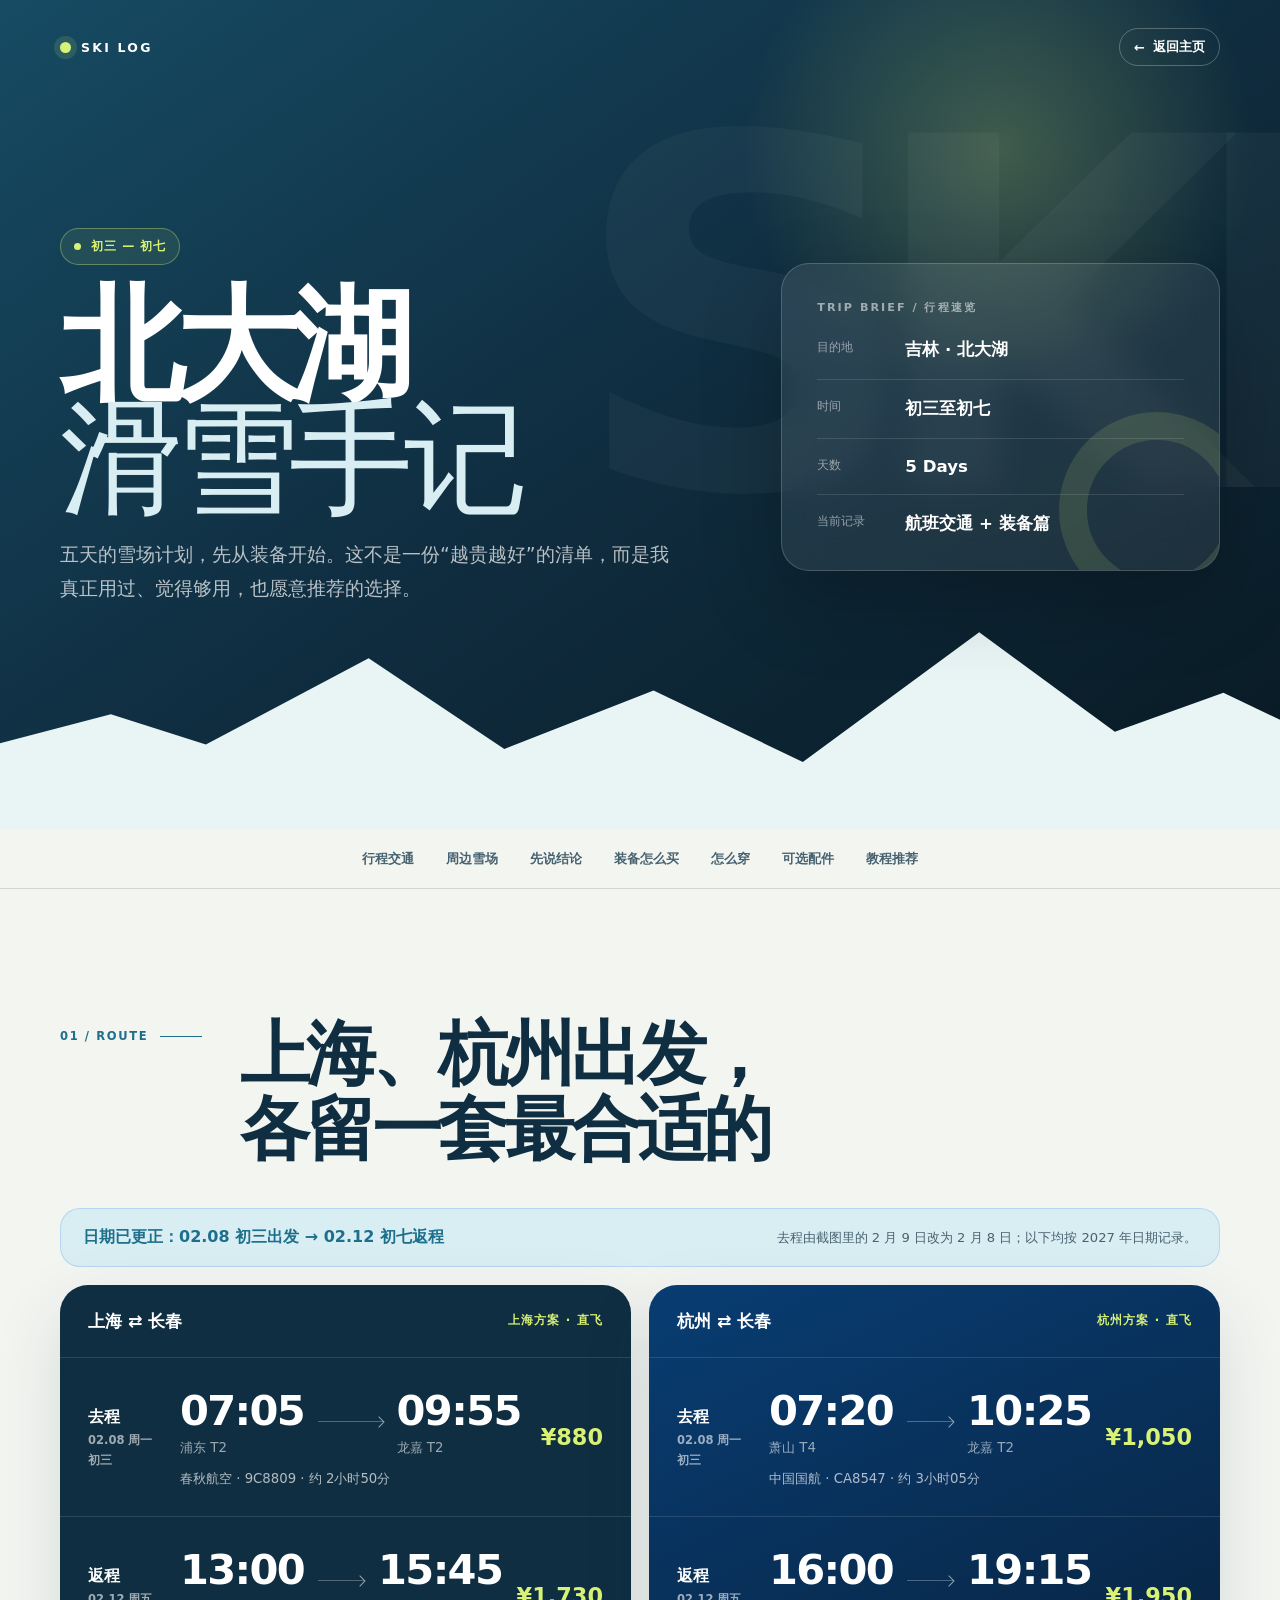
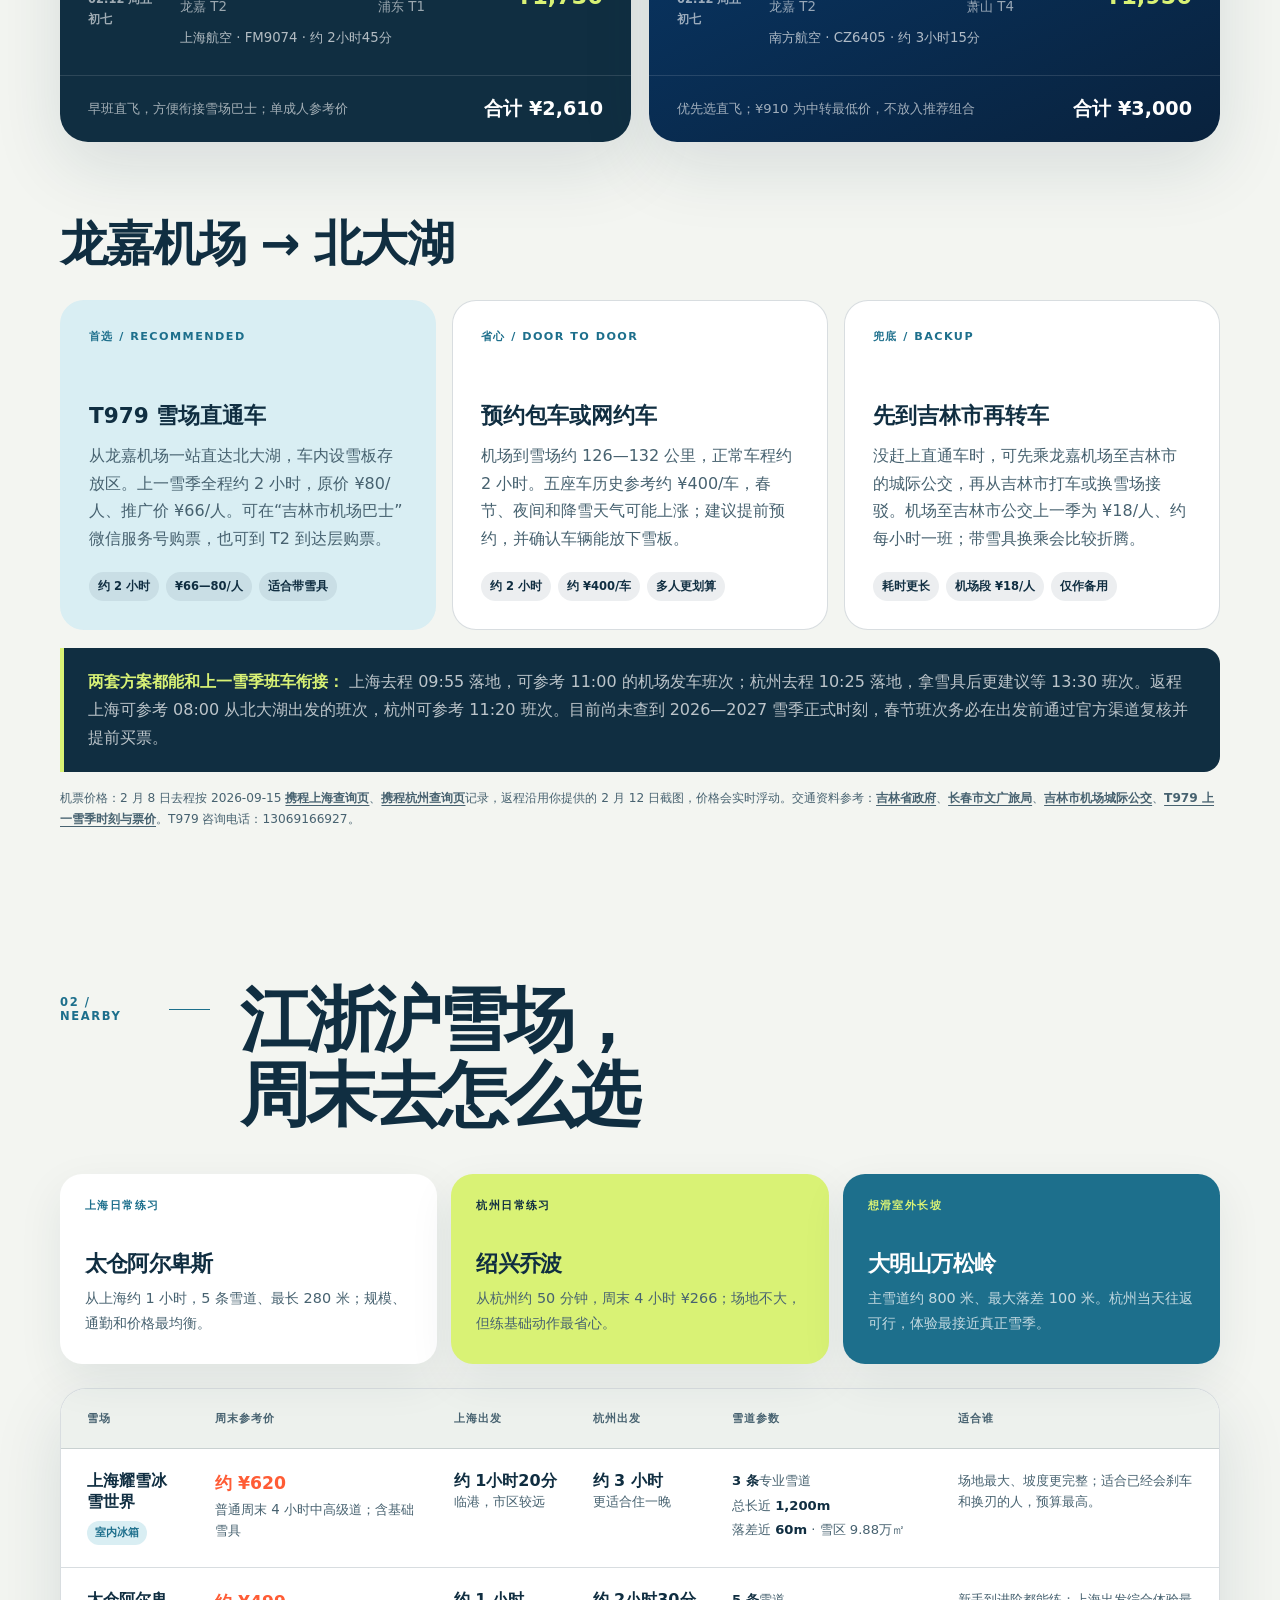
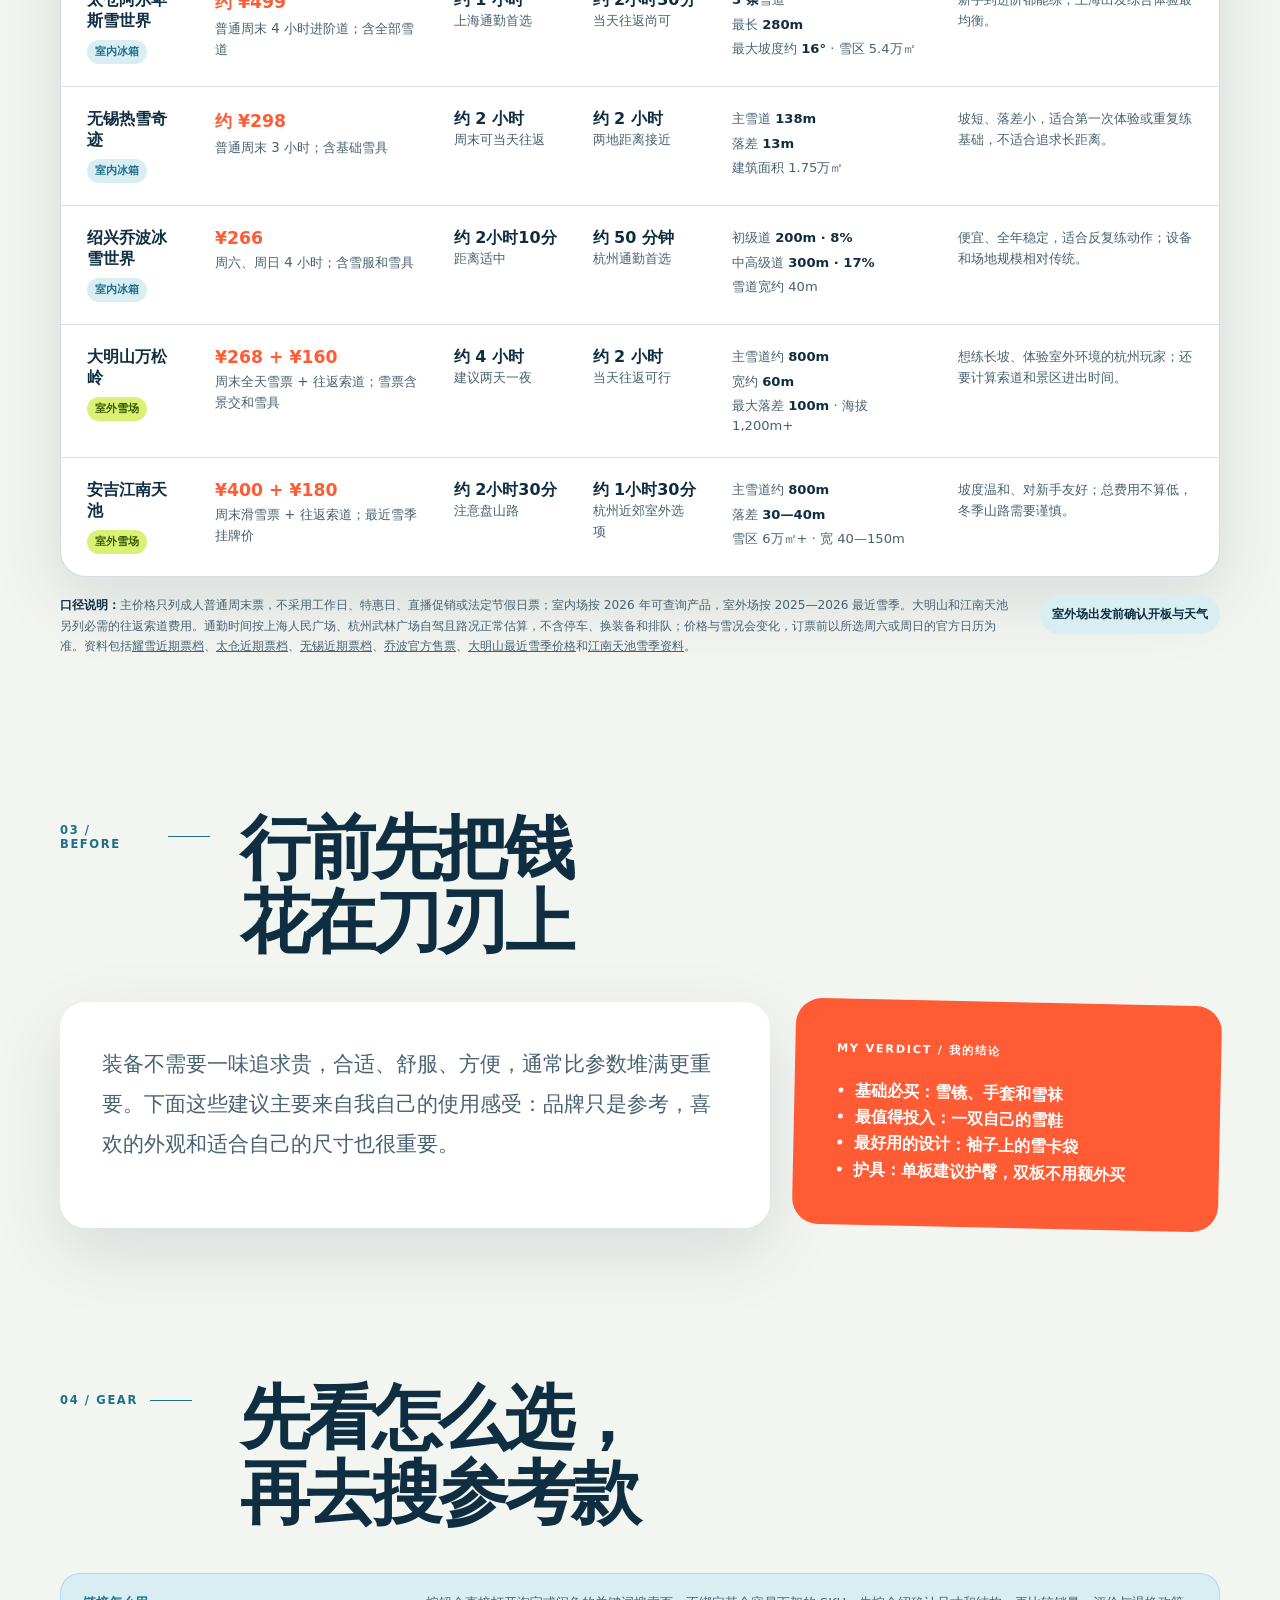
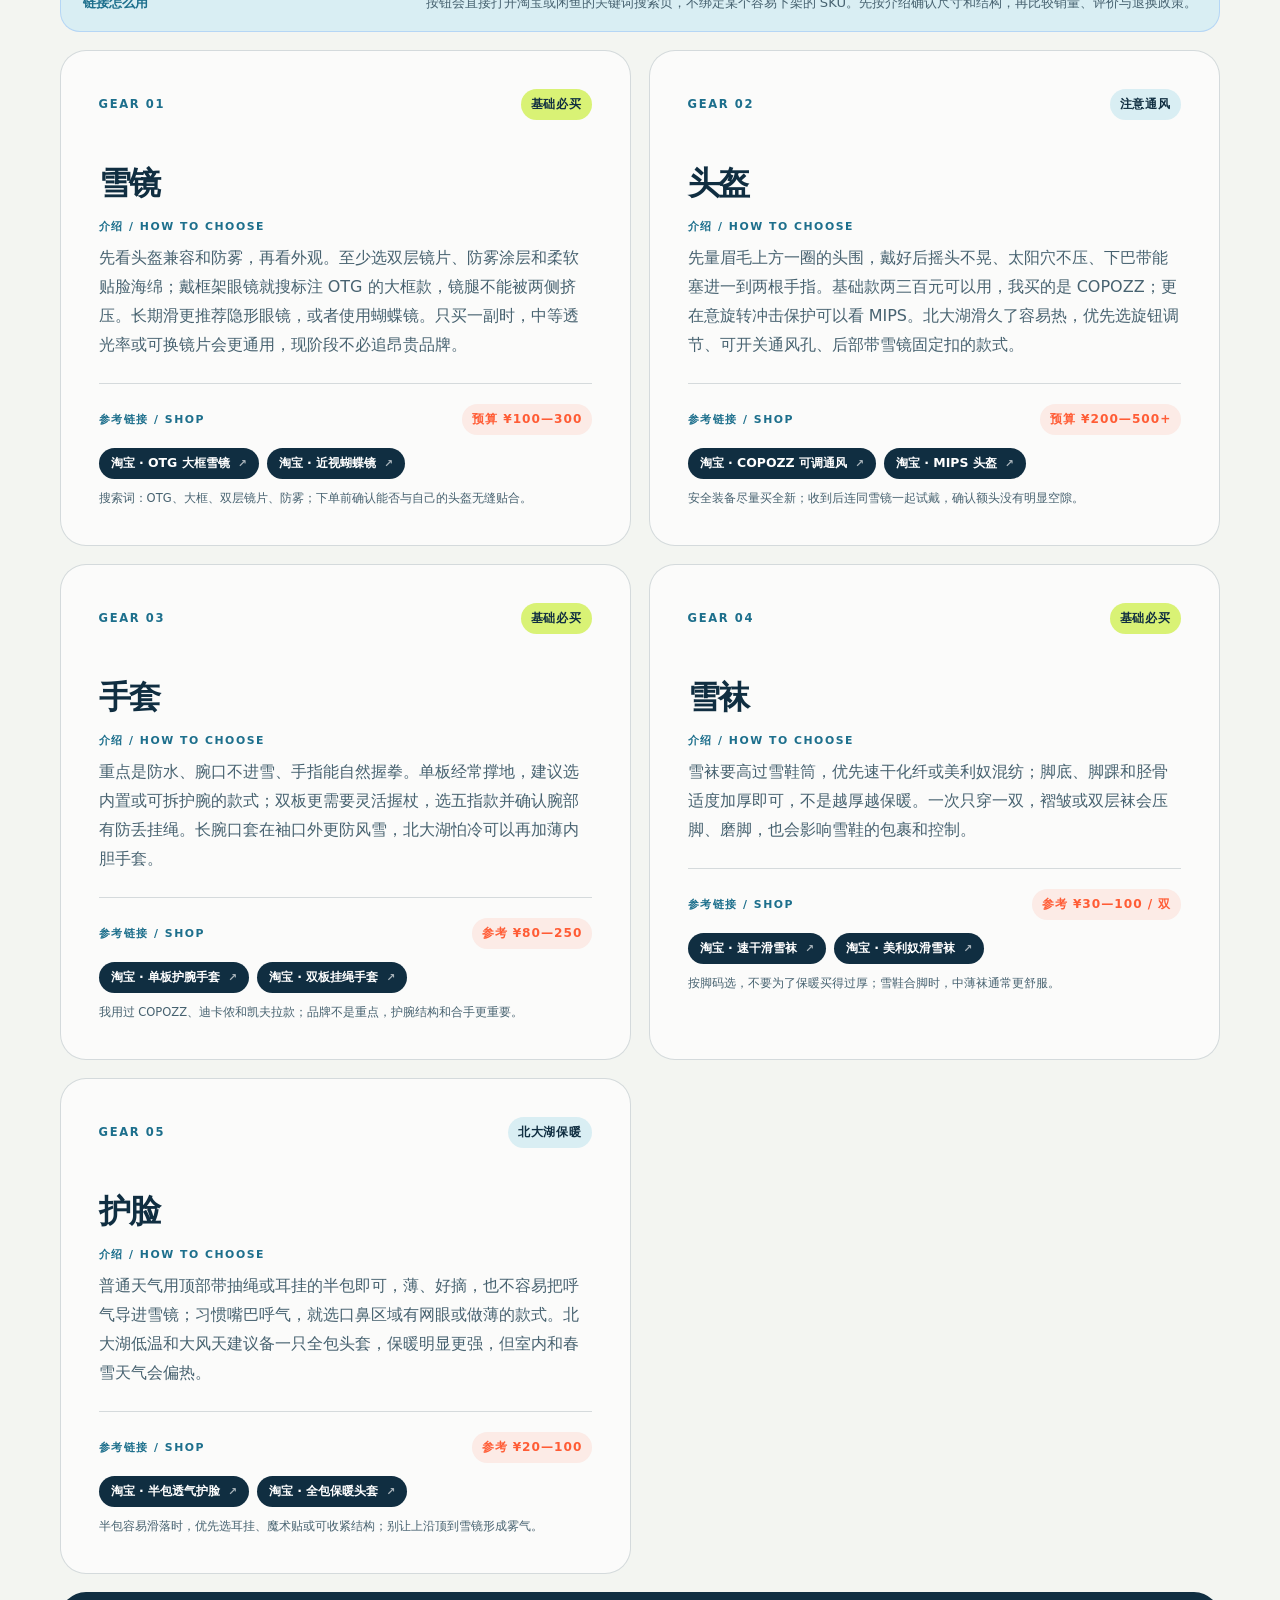
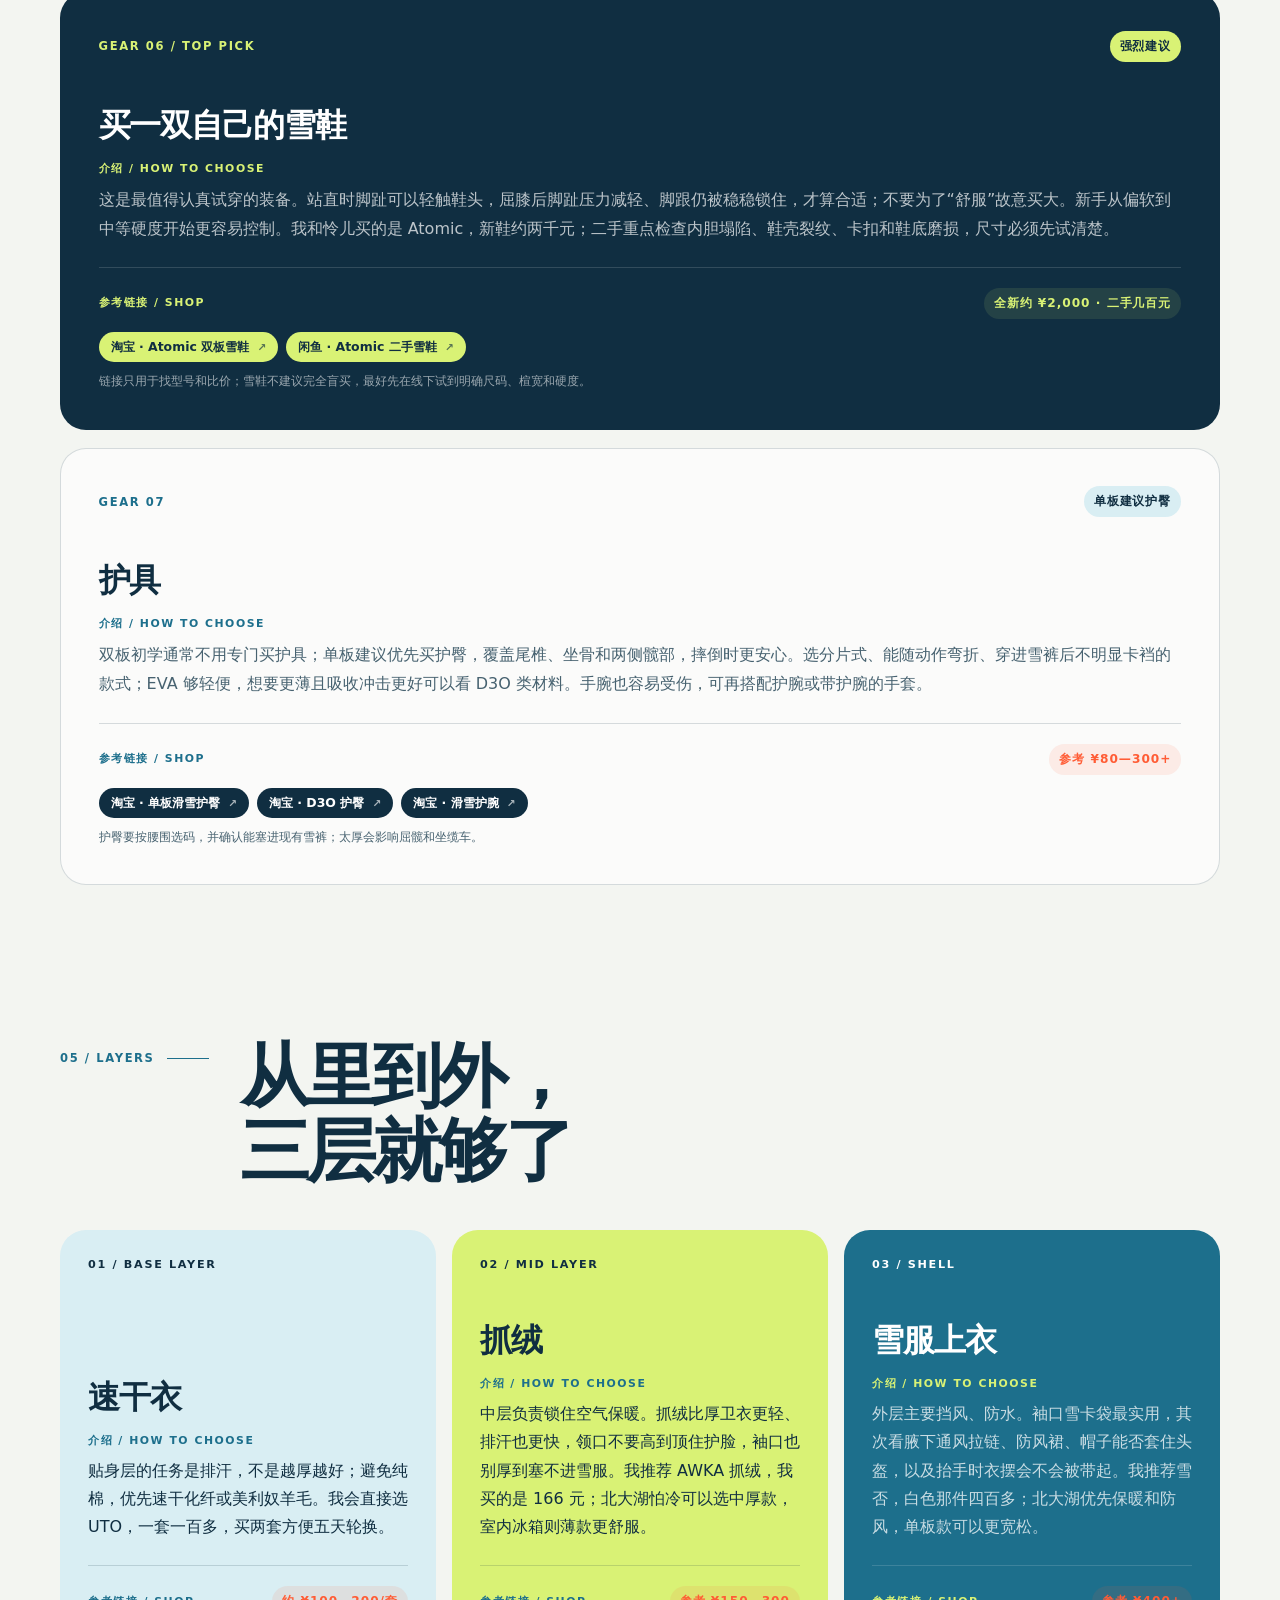
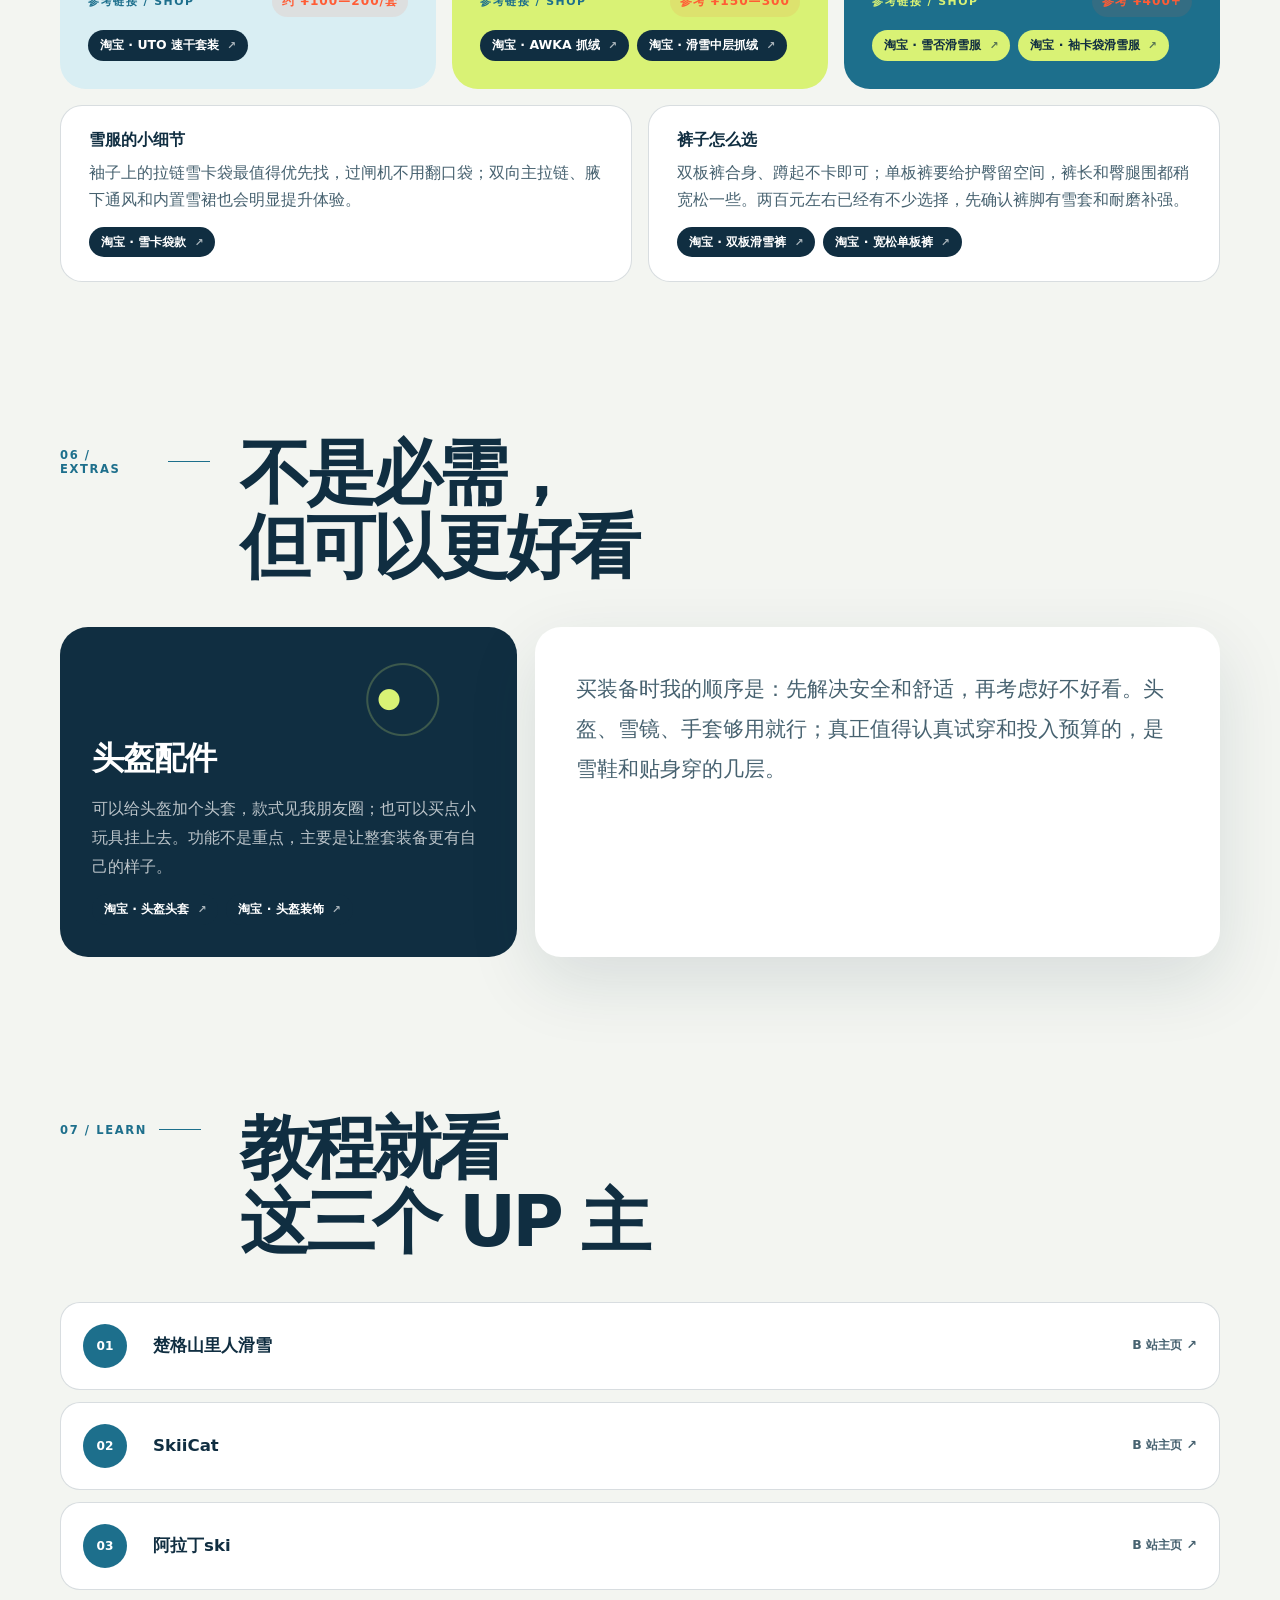
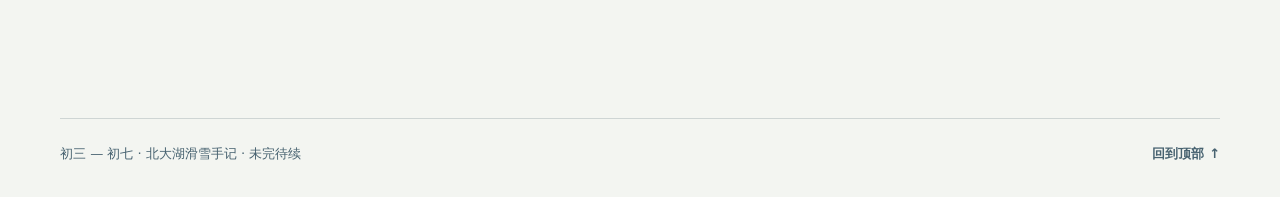
<file: ski/index.html>
<!doctype html>
<html lang="zh-CN">
<head>
    <meta charset="utf-8">
    <meta name="viewport" content="width=device-width, initial-scale=1">
    <meta name="description" content="初三到初七，北大湖滑雪装备与行前记录。">
    <meta name="theme-color" content="#102e41">
    <title>北大湖滑雪手记 | Yichen Wang</title>
    <link rel="icon" type="image/x-icon" href="../static/assets/favicon.ico">
    <style>
        :root {
            color-scheme: light;
            --ink: #102e41;
            --ink-soft: #476270;
            --paper: #f3f5f1;
            --white: #fff;
            --ice: #d9eef3;
            --blue: #1d6f8c;
            --orange: #ff5c35;
            --lime: #d9f275;
            --line: rgba(16, 46, 65, 0.16);
            --shadow: 0 24px 70px rgba(16, 46, 65, 0.12);
            font-family: Inter, "PingFang SC", "Microsoft YaHei", system-ui, -apple-system, BlinkMacSystemFont, "Segoe UI", sans-serif;
        }

        * {
            box-sizing: border-box;
        }

        html {
            scroll-behavior: smooth;
        }

        body {
            margin: 0;
            overflow-x: hidden;
            background: var(--paper);
            color: var(--ink);
        }

        a {
            color: inherit;
        }

        .hero {
            position: relative;
            min-height: 92vh;
            overflow: hidden;
            color: var(--white);
            background:
                radial-gradient(circle at 78% 18%, rgba(217, 242, 117, 0.24), transparent 16rem),
                linear-gradient(145deg, #164b63 0%, #102e41 48%, #081922 100%);
        }

        .hero::before {
            content: "SKI";
            position: absolute;
            top: 18%;
            right: -0.05em;
            color: rgba(255, 255, 255, 0.035);
            font-size: clamp(13rem, 38vw, 32rem);
            font-weight: 900;
            line-height: 0.7;
            letter-spacing: -0.12em;
            pointer-events: none;
        }

        .nav,
        .hero-content,
        .content,
        .footer-inner {
            width: min(1160px, calc(100% - 40px));
            margin-inline: auto;
        }

        .nav {
            position: relative;
            z-index: 3;
            display: flex;
            align-items: center;
            justify-content: space-between;
            padding: 28px 0;
        }

        .brand {
            display: inline-flex;
            align-items: center;
            gap: 10px;
            font-size: 0.78rem;
            font-weight: 800;
            letter-spacing: 0.18em;
            text-decoration: none;
        }

        .brand-mark {
            width: 11px;
            height: 11px;
            border-radius: 50%;
            background: var(--lime);
            box-shadow: 0 0 0 6px rgba(217, 242, 117, 0.12);
        }

        .home-link {
            display: inline-flex;
            align-items: center;
            gap: 8px;
            padding: 9px 14px;
            border: 1px solid rgba(255, 255, 255, 0.26);
            border-radius: 999px;
            font-size: 0.82rem;
            font-weight: 650;
            text-decoration: none;
            transition: 160ms ease;
        }

        .home-link:hover,
        .home-link:focus-visible {
            border-color: var(--lime);
            background: rgba(217, 242, 117, 0.1);
        }

        .hero-content {
            position: relative;
            z-index: 2;
            display: grid;
            grid-template-columns: minmax(0, 1.18fr) minmax(280px, 0.82fr);
            gap: clamp(2rem, 7vw, 8rem);
            align-items: center;
            min-height: calc(92vh - 92px);
            padding: 6vh 0 16vh;
        }

        .date-pill,
        .tag,
        .price {
            display: inline-flex;
            align-items: center;
            width: fit-content;
            border-radius: 999px;
            font-size: 0.76rem;
            font-weight: 800;
            letter-spacing: 0.08em;
        }

        .date-pill {
            gap: 10px;
            padding: 9px 13px;
            color: var(--lime);
            border: 1px solid rgba(217, 242, 117, 0.36);
            background: rgba(217, 242, 117, 0.08);
        }

        .date-pill::before {
            content: "";
            width: 7px;
            height: 7px;
            border-radius: 50%;
            background: currentColor;
        }

        h1 {
            max-width: 780px;
            margin: 24px 0 22px;
            font-size: clamp(4rem, 9.7vw, 8.2rem);
            line-height: 0.91;
            letter-spacing: -0.075em;
        }

        h1 span {
            display: block;
            color: var(--ice);
            font-weight: 430;
        }

        .hero-lede {
            max-width: 620px;
            margin: 0;
            color: rgba(255, 255, 255, 0.7);
            font-size: clamp(1rem, 1.6vw, 1.18rem);
            line-height: 1.85;
        }

        .trip-card {
            position: relative;
            padding: clamp(1.4rem, 3vw, 2.2rem);
            overflow: hidden;
            border: 1px solid rgba(255, 255, 255, 0.18);
            border-radius: 28px;
            background: rgba(255, 255, 255, 0.08);
            box-shadow: 0 30px 80px rgba(0, 0, 0, 0.22);
            backdrop-filter: blur(15px);
        }

        .trip-card::after {
            content: "";
            position: absolute;
            right: -36px;
            bottom: -38px;
            width: 140px;
            height: 140px;
            border: 28px solid rgba(217, 242, 117, 0.12);
            border-radius: 50%;
        }

        .trip-card-label {
            margin: 0 0 24px;
            color: rgba(255, 255, 255, 0.55);
            font-size: 0.7rem;
            font-weight: 800;
            letter-spacing: 0.18em;
            text-transform: uppercase;
        }

        .trip-facts {
            display: grid;
            gap: 18px;
            margin: 0;
        }

        .trip-facts div {
            display: grid;
            grid-template-columns: 76px 1fr;
            gap: 12px;
            padding-bottom: 18px;
            border-bottom: 1px solid rgba(255, 255, 255, 0.12);
        }

        .trip-facts div:last-child {
            padding-bottom: 0;
            border-bottom: 0;
        }

        .trip-facts dt {
            color: rgba(255, 255, 255, 0.52);
            font-size: 0.78rem;
        }

        .trip-facts dd {
            margin: 0;
            font-size: 1.04rem;
            font-weight: 750;
        }

        .mountains {
            position: absolute;
            z-index: 1;
            right: -3vw;
            bottom: -1px;
            left: -3vw;
            height: 24vh;
            background: #e9f4f5;
            clip-path: polygon(0 64%, 11% 46%, 18% 60%, 30% 20%, 40% 62%, 51% 35%, 62% 68%, 75% 8%, 85% 54%, 93% 36%, 100% 57%, 100% 100%, 0 100%);
        }

        .section-nav {
            position: sticky;
            z-index: 10;
            top: 0;
            display: flex;
            justify-content: center;
            gap: 6px;
            padding: 12px 20px;
            overflow-x: auto;
            border-bottom: 1px solid var(--line);
            background: rgba(243, 245, 241, 0.88);
            backdrop-filter: blur(14px);
        }

        .section-nav a {
            flex: 0 0 auto;
            padding: 8px 13px;
            border-radius: 999px;
            color: var(--ink-soft);
            font-size: 0.82rem;
            font-weight: 700;
            text-decoration: none;
        }

        .section-nav a:hover,
        .section-nav a:focus-visible {
            color: var(--ink);
            background: var(--white);
        }

        .content {
            padding: clamp(5rem, 10vw, 9rem) 0;
        }

        section + section {
            margin-top: clamp(6rem, 12vw, 11rem);
        }

        section {
            scroll-margin-top: 82px;
        }

        .section-head {
            display: grid;
            grid-template-columns: 150px minmax(0, 1fr);
            gap: 30px;
            align-items: start;
            margin-bottom: 42px;
        }

        .section-index {
            display: flex;
            align-items: center;
            gap: 12px;
            padding-top: 12px;
            color: var(--blue);
            font-size: 0.72rem;
            font-weight: 850;
            letter-spacing: 0.14em;
            text-transform: uppercase;
        }

        .section-index::after {
            content: "";
            width: 42px;
            height: 1px;
            background: currentColor;
        }

        h2 {
            max-width: 780px;
            margin: 0;
            font-size: clamp(2.3rem, 5.5vw, 4.8rem);
            line-height: 1.06;
            letter-spacing: -0.055em;
        }

        .intro-grid {
            display: grid;
            grid-template-columns: minmax(0, 1.25fr) minmax(280px, 0.75fr);
            gap: 24px;
        }

        .route-summary {
            display: grid;
            grid-template-columns: repeat(2, minmax(0, 1fr));
            gap: 18px;
        }

        .route-date {
            display: flex;
            align-items: center;
            justify-content: space-between;
            gap: 20px;
            margin-bottom: 18px;
            padding: 18px 22px;
            border: 1px solid rgba(20, 105, 255, 0.18);
            border-radius: 20px;
            background: var(--ice);
            color: var(--ink-soft);
        }

        .route-date strong {
            color: var(--blue);
            font-size: 1rem;
        }

        .route-date span {
            font-size: 0.82rem;
            line-height: 1.6;
            text-align: right;
        }

        .flight-board {
            overflow: hidden;
            border-radius: 28px;
            color: var(--white);
            background: var(--ink);
            box-shadow: var(--shadow);
        }

        .flight-board.hangzhou {
            background: linear-gradient(155deg, #083d73 0%, #09223d 100%);
        }

        .flight-board-head {
            display: flex;
            align-items: center;
            justify-content: space-between;
            gap: 18px;
            padding: 24px 28px;
            border-bottom: 1px solid rgba(255, 255, 255, 0.12);
        }

        .flight-board-head strong {
            font-size: 1.08rem;
        }

        .flight-board-head span {
            color: var(--lime);
            font-size: 0.74rem;
            font-weight: 800;
            letter-spacing: 0.1em;
            text-transform: uppercase;
        }

        .flight-leg {
            display: grid;
            grid-template-columns: 72px minmax(0, 1fr) auto;
            gap: 20px;
            align-items: center;
            padding: 28px;
            border-bottom: 1px solid rgba(255, 255, 255, 0.12);
        }

        .leg-date {
            display: grid;
            gap: 5px;
            color: rgba(255, 255, 255, 0.6);
            font-size: 0.72rem;
            font-weight: 700;
        }

        .leg-date strong {
            color: var(--white);
            font-size: 1rem;
        }

        .flight-main {
            min-width: 0;
        }

        .flight-times {
            display: grid;
            grid-template-columns: auto minmax(46px, 1fr) auto;
            gap: 14px;
            align-items: center;
        }

        .airport-time {
            display: grid;
            gap: 4px;
        }

        .airport-time strong {
            font-size: clamp(1.65rem, 4vw, 2.6rem);
            letter-spacing: -0.04em;
        }

        .airport-time small {
            color: rgba(255, 255, 255, 0.58);
        }

        .flight-line {
            position: relative;
            height: 1px;
            background: rgba(255, 255, 255, 0.28);
        }

        .flight-line::after {
            content: "";
            position: absolute;
            top: -3px;
            right: 0;
            width: 7px;
            height: 7px;
            border-top: 1px solid rgba(255, 255, 255, 0.55);
            border-right: 1px solid rgba(255, 255, 255, 0.55);
            transform: rotate(45deg);
        }

        .flight-airline {
            margin: 13px 0 0;
            color: rgba(255, 255, 255, 0.68);
            font-size: 0.83rem;
        }

        .flight-price {
            color: var(--lime);
            font-size: 1.4rem;
            font-weight: 850;
            white-space: nowrap;
        }

        .flight-total {
            display: flex;
            align-items: center;
            justify-content: space-between;
            gap: 18px;
            padding: 20px 28px;
            color: rgba(255, 255, 255, 0.62);
            font-size: 0.82rem;
        }

        .flight-total strong {
            color: var(--white);
            font-size: 1.2rem;
        }

        .flight-total span {
            max-width: 63%;
            line-height: 1.55;
        }

        .date-alert {
            display: flex;
            flex-direction: column;
            justify-content: space-between;
            min-height: 100%;
            padding: 30px;
            border-radius: 28px;
            background: var(--orange);
            color: var(--white);
        }

        .date-alert-mark {
            display: grid;
            width: 46px;
            height: 46px;
            place-items: center;
            border: 1px solid rgba(255, 255, 255, 0.42);
            border-radius: 50%;
            font-size: 1.2rem;
            font-weight: 850;
        }

        .date-alert h3 {
            margin-top: 48px;
        }

        .date-alert p {
            margin: 0;
            color: rgba(255, 255, 255, 0.82);
            line-height: 1.78;
        }

        .transport-block {
            margin-top: 70px;
        }

        .transport-block > h3 {
            margin-bottom: 24px;
            font-size: clamp(1.8rem, 4vw, 3rem);
        }

        .transport-grid {
            display: grid;
            grid-template-columns: repeat(3, minmax(0, 1fr));
            gap: 16px;
        }

        .transport-card {
            display: flex;
            flex-direction: column;
            min-height: 330px;
            padding: 28px;
            border: 1px solid var(--line);
            border-radius: 24px;
            background: var(--white);
        }

        .transport-card.recommended {
            border-color: transparent;
            background: var(--ice);
        }

        .transport-type {
            margin-bottom: auto;
            color: var(--blue);
            font-size: 0.7rem;
            font-weight: 850;
            letter-spacing: 0.13em;
            text-transform: uppercase;
        }

        .transport-card h4 {
            margin: 44px 0 12px;
            font-size: 1.35rem;
        }

        .transport-card p {
            margin: 0;
            color: var(--ink-soft);
            line-height: 1.72;
        }

        .transport-meta {
            display: flex;
            flex-wrap: wrap;
            gap: 7px;
            margin-top: 20px;
        }

        .transport-meta span {
            padding: 7px 9px;
            border-radius: 999px;
            color: var(--ink);
            background: rgba(16, 46, 65, 0.08);
            font-size: 0.72rem;
            font-weight: 750;
        }

        .connection-note {
            margin-top: 18px;
            padding: 20px 24px;
            border-left: 4px solid var(--lime);
            border-radius: 0 16px 16px 0;
            background: var(--ink);
            color: rgba(255, 255, 255, 0.72);
            line-height: 1.75;
        }

        .connection-note strong {
            color: var(--lime);
        }

        .source-note {
            margin: 16px 0 0;
            color: var(--ink-soft);
            font-size: 0.76rem;
            line-height: 1.7;
        }

        .source-note a {
            font-weight: 750;
            text-underline-offset: 3px;
        }

        .compare-picks {
            display: grid;
            grid-template-columns: repeat(3, minmax(0, 1fr));
            gap: 14px;
            margin-bottom: 24px;
        }

        .compare-pick {
            min-height: 190px;
            padding: 25px;
            border-radius: 22px;
            background: var(--white);
            box-shadow: 0 16px 45px rgba(16, 46, 65, 0.08);
        }

        .compare-pick:nth-child(2) {
            background: var(--lime);
        }

        .compare-pick:nth-child(3) {
            color: var(--white);
            background: var(--blue);
        }

        .compare-pick-label {
            display: block;
            margin-bottom: 36px;
            color: var(--blue);
            font-size: 0.68rem;
            font-weight: 850;
            letter-spacing: 0.13em;
            text-transform: uppercase;
        }

        .compare-pick:nth-child(2) .compare-pick-label {
            color: var(--ink);
        }

        .compare-pick:nth-child(3) .compare-pick-label {
            color: var(--lime);
        }

        .compare-pick h3 {
            margin-bottom: 8px;
            font-size: 1.35rem;
        }

        .compare-pick p {
            margin: 0;
            color: var(--ink-soft);
            font-size: 0.9rem;
            line-height: 1.68;
        }

        .compare-pick:nth-child(3) p {
            color: rgba(255, 255, 255, 0.74);
        }

        .comparison-wrap {
            overflow-x: auto;
            border: 1px solid var(--line);
            border-radius: 26px;
            background: var(--white);
            box-shadow: var(--shadow);
        }

        .comparison-table {
            width: 100%;
            min-width: 1040px;
            border-collapse: collapse;
            text-align: left;
        }

        .comparison-table th,
        .comparison-table td {
            padding: 22px 18px;
            vertical-align: top;
            border-bottom: 1px solid var(--line);
        }

        .comparison-table th {
            color: var(--ink-soft);
            background: #edf1ed;
            font-size: 0.7rem;
            font-weight: 850;
            letter-spacing: 0.09em;
            text-transform: uppercase;
        }

        .comparison-table th:first-child,
        .comparison-table td:first-child {
            padding-left: 26px;
        }

        .comparison-table th:last-child,
        .comparison-table td:last-child {
            padding-right: 26px;
        }

        .comparison-table tbody tr:last-child td {
            border-bottom: 0;
        }

        .comparison-table tbody tr:hover {
            background: rgba(217, 238, 243, 0.26);
        }

        .resort-name {
            display: block;
            margin-bottom: 8px;
            font-size: 1rem;
            font-weight: 820;
            text-decoration: none;
        }

        .resort-name:hover,
        .resort-name:focus-visible {
            color: var(--orange);
        }

        .resort-type {
            display: inline-flex;
            padding: 5px 8px;
            border-radius: 999px;
            color: var(--blue);
            background: var(--ice);
            font-size: 0.66rem;
            font-weight: 800;
        }

        .resort-type.outdoor {
            color: #3d5a06;
            background: var(--lime);
        }

        .table-price {
            display: block;
            margin-bottom: 5px;
            color: var(--orange);
            font-size: 1.08rem;
            font-weight: 850;
            white-space: nowrap;
        }

        .comparison-table small {
            display: block;
            color: var(--ink-soft);
            line-height: 1.55;
        }

        .commute {
            display: block;
            font-weight: 800;
            white-space: nowrap;
        }

        .trail-spec {
            display: grid;
            gap: 5px;
            min-width: 175px;
            color: var(--ink-soft);
            font-size: 0.82rem;
            line-height: 1.48;
        }

        .trail-spec strong {
            color: var(--ink);
        }

        .compare-footnote {
            display: grid;
            grid-template-columns: minmax(0, 1fr) auto;
            gap: 24px;
            align-items: start;
            margin-top: 18px;
            color: var(--ink-soft);
            font-size: 0.76rem;
            line-height: 1.7;
        }

        .compare-footnote p {
            margin: 0;
        }

        .compare-footnote strong {
            color: var(--ink);
        }

        .season-warning {
            padding: 9px 12px;
            border-radius: 999px;
            color: var(--ink);
            background: var(--ice);
            font-weight: 800;
            white-space: nowrap;
        }

        .note,
        .verdict {
            padding: clamp(1.6rem, 4vw, 2.6rem);
            border-radius: 26px;
        }

        .note {
            background: var(--white);
            box-shadow: var(--shadow);
        }

        .note p {
            margin: 0;
            color: var(--ink-soft);
            font-size: clamp(1.05rem, 2vw, 1.32rem);
            line-height: 1.9;
        }

        .verdict {
            color: var(--white);
            background: var(--orange);
            transform: rotate(1.2deg);
        }

        .verdict-kicker {
            margin: 0 0 22px;
            font-size: 0.7rem;
            font-weight: 850;
            letter-spacing: 0.16em;
            text-transform: uppercase;
        }

        .verdict ul {
            margin: 0;
            padding-left: 1.2rem;
            font-weight: 720;
            line-height: 1.65;
        }

        .cards {
            display: grid;
            grid-template-columns: repeat(2, minmax(0, 1fr));
            gap: 18px;
        }

        .card {
            position: relative;
            min-height: 280px;
            padding: clamp(1.5rem, 3vw, 2.35rem);
            overflow: hidden;
            border: 1px solid var(--line);
            border-radius: 26px;
            background: rgba(255, 255, 255, 0.62);
        }

        .card.featured {
            color: var(--white);
            border-color: transparent;
            background: var(--ink);
        }

        .card.full {
            grid-column: 1 / -1;
            min-height: auto;
        }

        .card-top {
            display: flex;
            align-items: center;
            justify-content: space-between;
            gap: 12px;
            margin-bottom: 42px;
        }

        .card-number {
            color: var(--blue);
            font-size: 0.72rem;
            font-weight: 850;
            letter-spacing: 0.14em;
        }

        .featured .card-number {
            color: var(--lime);
        }

        .tag {
            padding: 7px 10px;
            color: var(--ink);
            background: var(--ice);
        }

        .tag.important {
            color: var(--ink);
            background: var(--lime);
        }

        h3 {
            margin: 0 0 14px;
            font-size: clamp(1.45rem, 3vw, 2rem);
            letter-spacing: -0.035em;
        }

        .card p {
            margin: 0;
            color: var(--ink-soft);
            line-height: 1.82;
        }

        .featured p {
            color: rgba(255, 255, 255, 0.72);
        }

        .price {
            margin-top: 22px;
            padding: 7px 10px;
            color: var(--orange);
            background: rgba(255, 92, 53, 0.1);
        }

        .featured .price {
            color: var(--lime);
            background: rgba(217, 242, 117, 0.1);
        }

        .shopping-note {
            display: flex;
            align-items: center;
            justify-content: space-between;
            gap: 20px;
            margin-bottom: 18px;
            padding: 18px 22px;
            border: 1px solid rgba(20, 105, 255, 0.18);
            border-radius: 20px;
            background: var(--ice);
            color: var(--ink-soft);
            font-size: 0.82rem;
            line-height: 1.65;
        }

        .shopping-note strong {
            flex: 0 0 auto;
            color: var(--blue);
        }

        .gear-label {
            display: block;
            margin-bottom: 9px;
            color: var(--blue);
            font-size: 0.68rem;
            font-weight: 850;
            letter-spacing: 0.14em;
            text-transform: uppercase;
        }

        .featured .gear-label,
        .layer:nth-child(3) .gear-label {
            color: var(--lime);
        }

        .shop-block {
            margin-top: 24px;
            padding-top: 20px;
            border-top: 1px solid var(--line);
        }

        .featured .shop-block,
        .layer:nth-child(3) .shop-block {
            border-color: rgba(255, 255, 255, 0.14);
        }

        .shop-block-head {
            display: flex;
            align-items: center;
            justify-content: space-between;
            gap: 12px;
        }

        .shop-block-head .gear-label,
        .shop-block-head .price {
            margin: 0;
        }

        .shop-links {
            display: flex;
            flex-wrap: wrap;
            gap: 8px;
            margin-top: 13px;
        }

        .shop-link {
            display: inline-flex;
            align-items: center;
            gap: 8px;
            padding: 9px 12px;
            border-radius: 999px;
            color: var(--white);
            background: var(--ink);
            font-size: 0.78rem;
            font-weight: 780;
            line-height: 1;
            text-decoration: none;
            transition: transform 160ms ease, background-color 160ms ease;
        }

        .shop-link::after {
            content: "↗";
            font-size: 0.85em;
            opacity: 0.65;
        }

        .shop-link:hover,
        .shop-link:focus-visible {
            color: var(--white);
            background: var(--blue);
            transform: translateY(-2px);
        }

        .featured .shop-link {
            color: var(--ink);
            background: var(--lime);
        }

        .layer:nth-child(3) .shop-link {
            color: var(--ink);
            background: var(--lime);
        }

        .featured .shop-link:hover,
        .featured .shop-link:focus-visible,
        .layer:nth-child(3) .shop-link:hover,
        .layer:nth-child(3) .shop-link:focus-visible {
            color: var(--ink);
            background: var(--white);
        }

        .shop-note {
            display: block;
            margin-top: 11px;
            color: var(--ink-soft);
            font-size: 0.72rem;
            line-height: 1.55;
        }

        .featured .shop-note,
        .layer:nth-child(3) .shop-note {
            color: rgba(255, 255, 255, 0.58);
        }

        .layers {
            display: grid;
            grid-template-columns: repeat(3, minmax(0, 1fr));
            gap: 16px;
        }

        .layer {
            display: flex;
            flex-direction: column;
            min-height: 320px;
            padding: 28px;
            border-radius: 26px;
        }

        .layer:nth-child(1) {
            background: var(--ice);
        }

        .layer:nth-child(2) {
            background: var(--lime);
        }

        .layer:nth-child(3) {
            color: var(--white);
            background: var(--blue);
        }

        .layer-label {
            margin-bottom: auto;
            font-size: 0.7rem;
            font-weight: 850;
            letter-spacing: 0.15em;
            text-transform: uppercase;
        }

        .layer h3 {
            margin-top: 48px;
        }

        .layer p {
            margin: 0;
            line-height: 1.76;
        }

        .layer:nth-child(3) p {
            color: rgba(255, 255, 255, 0.76);
        }

        .lower-body {
            display: grid;
            grid-template-columns: repeat(2, minmax(0, 1fr));
            gap: 16px;
            margin-top: 16px;
        }

        .mini-note {
            padding: 24px 28px;
            border: 1px solid var(--line);
            border-radius: 22px;
            background: var(--white);
        }

        .mini-note strong {
            display: block;
            margin-bottom: 8px;
        }

        .mini-note p {
            margin: 0;
            color: var(--ink-soft);
            line-height: 1.72;
        }

        .extras {
            display: grid;
            grid-template-columns: 0.8fr 1.2fr;
            gap: 18px;
        }

        .accessory {
            display: grid;
            place-content: end start;
            min-height: 330px;
            padding: 32px;
            border-radius: 28px;
            color: var(--white);
            background:
                radial-gradient(circle at 72% 22%, var(--lime) 0 10px, transparent 11px),
                radial-gradient(circle at 75% 22%, transparent 0 34px, rgba(217, 242, 117, 0.22) 35px 36px, transparent 37px),
                var(--ink);
        }

        .accessory p {
            max-width: 34rem;
            margin: 0;
            color: rgba(255, 255, 255, 0.72);
            line-height: 1.8;
        }

        .creators {
            display: grid;
            gap: 12px;
        }

        .creator {
            display: grid;
            grid-template-columns: 54px 1fr auto;
            align-items: center;
            gap: 16px;
            padding: 21px 22px;
            border: 1px solid var(--line);
            border-radius: 20px;
            color: inherit;
            background: var(--white);
            text-decoration: none;
            transition: transform 180ms ease, border-color 180ms ease, background 180ms ease;
        }

        .creator:hover,
        .creator:focus-visible {
            border-color: var(--blue);
            background: var(--ice);
            transform: translateX(4px);
            outline: none;
        }

        .creator-number {
            display: grid;
            width: 44px;
            height: 44px;
            place-items: center;
            border-radius: 50%;
            color: var(--white);
            background: var(--blue);
            font-size: 0.76rem;
            font-weight: 850;
        }

        .creator strong {
            font-size: 1.04rem;
        }

        .creator span:last-child {
            color: var(--ink-soft);
            font-size: 0.78rem;
            font-weight: 700;
        }

        footer {
            padding: 0 0 34px;
        }

        .footer-inner {
            display: flex;
            justify-content: space-between;
            gap: 20px;
            padding-top: 26px;
            border-top: 1px solid var(--line);
            color: var(--ink-soft);
            font-size: 0.82rem;
        }

        .footer-inner a {
            font-weight: 750;
            text-decoration: none;
        }

        .footer-inner a:hover,
        .footer-inner a:focus-visible {
            color: var(--orange);
        }

        @media (max-width: 820px) {
            .hero {
                min-height: auto;
            }

            .hero-content {
                grid-template-columns: 1fr;
                min-height: auto;
                padding: 9vh 0 23vh;
            }

            .trip-card {
                max-width: 520px;
            }

            .section-head {
                grid-template-columns: 1fr;
                gap: 14px;
            }

            .intro-grid,
            .route-summary,
            .extras {
                grid-template-columns: 1fr;
            }

            .transport-grid {
                grid-template-columns: 1fr;
            }

            .compare-picks {
                grid-template-columns: 1fr;
            }

            .compare-pick {
                min-height: 170px;
            }

            .transport-card {
                min-height: 260px;
            }

            .layers {
                grid-template-columns: 1fr;
            }

            .layer {
                min-height: 250px;
            }
        }

        @media (max-width: 620px) {
            .nav,
            .hero-content,
            .content,
            .footer-inner {
                width: min(100% - 28px, 1160px);
            }

            .home-link span:last-child {
                display: none;
            }

            .section-nav {
                justify-content: flex-start;
            }

            .cards,
            .lower-body {
                grid-template-columns: 1fr;
            }

            .flight-leg {
                grid-template-columns: 58px minmax(0, 1fr);
                gap: 14px;
                padding: 24px 20px;
            }

            .flight-price {
                grid-column: 2;
                font-size: 1.1rem;
            }

            .flight-board-head,
            .flight-total {
                padding-inline: 20px;
            }

            .shopping-note,
            .shop-block-head {
                align-items: flex-start;
                flex-direction: column;
                gap: 8px;
            }

            .route-date {
                align-items: flex-start;
                flex-direction: column;
                gap: 6px;
            }

            .route-date span {
                text-align: left;
            }

            .card.full {
                grid-column: auto;
            }

            .creator {
                grid-template-columns: 48px minmax(0, 1fr) auto;
                gap: 12px;
                padding-inline: 18px;
            }

            .footer-inner {
                flex-direction: column;
            }

            .compare-footnote {
                grid-template-columns: 1fr;
            }

            .comparison-wrap {
                margin-right: -14px;
                border-radius: 22px 0 0 22px;
            }
        }

        @media (prefers-reduced-motion: reduce) {
            html {
                scroll-behavior: auto;
            }

            * {
                transition: none !important;
            }
        }
    </style>
</head>
<body>
    <header class="hero" id="top">
        <nav class="nav" aria-label="页面导航">
            <a class="brand" href="#top"><span class="brand-mark" aria-hidden="true"></span>SKI LOG</a>
            <a class="home-link" href="/" aria-label="返回个人主页"><span aria-hidden="true">←</span><span>返回主页</span></a>
        </nav>

        <div class="hero-content">
            <div>
                <div class="date-pill">初三 — 初七</div>
                <h1>北大湖<span>滑雪手记</span></h1>
                <p class="hero-lede">五天的雪场计划，先从装备开始。这不是一份“越贵越好”的清单，而是我真正用过、觉得够用，也愿意推荐的选择。</p>
            </div>

            <aside class="trip-card" aria-label="行程信息">
                <p class="trip-card-label">Trip brief / 行程速览</p>
                <dl class="trip-facts">
                    <div><dt>目的地</dt><dd>吉林 · 北大湖</dd></div>
                    <div><dt>时间</dt><dd>初三至初七</dd></div>
                    <div><dt>天数</dt><dd>5 Days</dd></div>
                    <div><dt>当前记录</dt><dd>航班交通 + 装备篇</dd></div>
                </dl>
            </aside>
        </div>
        <div class="mountains" aria-hidden="true"></div>
    </header>

    <nav class="section-nav" aria-label="章节导航">
        <a href="#route">行程交通</a>
        <a href="#local-ski">周边雪场</a>
        <a href="#before">先说结论</a>
        <a href="#gear">装备怎么买</a>
        <a href="#layers">怎么穿</a>
        <a href="#extras">可选配件</a>
        <a href="#tutorials">教程推荐</a>
    </nav>

    <main class="content">
        <section id="route">
            <header class="section-head">
                <div class="section-index">01 / Route</div>
                <h2>上海、杭州出发，<br>各留一套最合适的</h2>
            </header>

            <div class="route-date">
                <strong>日期已更正：02.08 初三出发 → 02.12 初七返程</strong>
                <span>去程由截图里的 2 月 9 日改为 2 月 8 日；以下均按 2027 年日期记录。</span>
            </div>

            <div class="route-summary">
                <article class="flight-board" aria-label="上海出发推荐往返航班">
                    <header class="flight-board-head">
                        <strong>上海 ⇄ 长春</strong>
                        <span>上海方案 · 直飞</span>
                    </header>

                    <div class="flight-leg">
                        <div class="leg-date"><strong>去程</strong><span>02.08 周一</span><span>初三</span></div>
                        <div class="flight-main">
                            <div class="flight-times">
                                <span class="airport-time"><strong>07:05</strong><small>浦东 T2</small></span>
                                <span class="flight-line" aria-hidden="true"></span>
                                <span class="airport-time"><strong>09:55</strong><small>龙嘉 T2</small></span>
                            </div>
                            <p class="flight-airline">春秋航空 · 9C8809 · 约 2小时50分</p>
                        </div>
                        <strong class="flight-price">¥880</strong>
                    </div>

                    <div class="flight-leg">
                        <div class="leg-date"><strong>返程</strong><span>02.12 周五</span><span>初七</span></div>
                        <div class="flight-main">
                            <div class="flight-times">
                                <span class="airport-time"><strong>13:00</strong><small>龙嘉 T2</small></span>
                                <span class="flight-line" aria-hidden="true"></span>
                                <span class="airport-time"><strong>15:45</strong><small>浦东 T1</small></span>
                            </div>
                            <p class="flight-airline">上海航空 · FM9074 · 约 2小时45分</p>
                        </div>
                        <strong class="flight-price">¥1,730</strong>
                    </div>

                    <footer class="flight-total">
                        <span>早班直飞，方便衔接雪场巴士；单成人参考价</span>
                        <strong>合计 ¥2,610</strong>
                    </footer>
                </article>

                <article class="flight-board hangzhou" aria-label="杭州出发推荐往返航班">
                    <header class="flight-board-head">
                        <strong>杭州 ⇄ 长春</strong>
                        <span>杭州方案 · 直飞</span>
                    </header>

                    <div class="flight-leg">
                        <div class="leg-date"><strong>去程</strong><span>02.08 周一</span><span>初三</span></div>
                        <div class="flight-main">
                            <div class="flight-times">
                                <span class="airport-time"><strong>07:20</strong><small>萧山 T4</small></span>
                                <span class="flight-line" aria-hidden="true"></span>
                                <span class="airport-time"><strong>10:25</strong><small>龙嘉 T2</small></span>
                            </div>
                            <p class="flight-airline">中国国航 · CA8547 · 约 3小时05分</p>
                        </div>
                        <strong class="flight-price">¥1,050</strong>
                    </div>

                    <div class="flight-leg">
                        <div class="leg-date"><strong>返程</strong><span>02.12 周五</span><span>初七</span></div>
                        <div class="flight-main">
                            <div class="flight-times">
                                <span class="airport-time"><strong>16:00</strong><small>龙嘉 T2</small></span>
                                <span class="flight-line" aria-hidden="true"></span>
                                <span class="airport-time"><strong>19:15</strong><small>萧山 T4</small></span>
                            </div>
                            <p class="flight-airline">南方航空 · CZ6405 · 约 3小时15分</p>
                        </div>
                        <strong class="flight-price">¥1,950</strong>
                    </div>

                    <footer class="flight-total">
                        <span>优先选直飞；¥910 为中转最低价，不放入推荐组合</span>
                        <strong>合计 ¥3,000</strong>
                    </footer>
                </article>
            </div>

            <div class="transport-block">
                <h3>龙嘉机场 → 北大湖</h3>
                <div class="transport-grid">
                    <article class="transport-card recommended">
                        <span class="transport-type">首选 / Recommended</span>
                        <h4>T979 雪场直通车</h4>
                        <p>从龙嘉机场一站直达北大湖，车内设雪板存放区。上一雪季全程约 2 小时，原价 ¥80/人、推广价 ¥66/人。可在“吉林市机场巴士”微信服务号购票，也可到 T2 到达层购票。</p>
                        <div class="transport-meta"><span>约 2 小时</span><span>¥66—80/人</span><span>适合带雪具</span></div>
                    </article>

                    <article class="transport-card">
                        <span class="transport-type">省心 / Door to door</span>
                        <h4>预约包车或网约车</h4>
                        <p>机场到雪场约 126—132 公里，正常车程约 2 小时。五座车历史参考约 ¥400/车，春节、夜间和降雪天气可能上涨；建议提前预约，并确认车辆能放下雪板。</p>
                        <div class="transport-meta"><span>约 2 小时</span><span>约 ¥400/车</span><span>多人更划算</span></div>
                    </article>

                    <article class="transport-card">
                        <span class="transport-type">兜底 / Backup</span>
                        <h4>先到吉林市再转车</h4>
                        <p>没赶上直通车时，可先乘龙嘉机场至吉林市的城际公交，再从吉林市打车或换雪场接驳。机场至吉林市公交上一季为 ¥18/人、约每小时一班；带雪具换乘会比较折腾。</p>
                        <div class="transport-meta"><span>耗时更长</span><span>机场段 ¥18/人</span><span>仅作备用</span></div>
                    </article>
                </div>

                <div class="connection-note">
                    <strong>两套方案都能和上一雪季班车衔接：</strong>
                    上海去程 09:55 落地，可参考 11:00 的机场发车班次；杭州去程 10:25 落地，拿雪具后更建议等 13:30 班次。返程上海可参考 08:00 从北大湖出发的班次，杭州可参考 11:20 班次。目前尚未查到 2026—2027 雪季正式时刻，春节班次务必在出发前通过官方渠道复核并提前买票。
                </div>
                <p class="source-note">机票价格：2 月 8 日去程按 2026-09-15 <a href="https://flights.ctrip.com/online/list/oneway-sha-cgq?depdate=2027-02-08&amp;cabin=y_s&amp;adult=1&amp;child=0&amp;infant=0" target="_blank" rel="noopener">携程上海查询页</a>、<a href="https://flights.ctrip.com/online/list/oneway-hgh-cgq?depdate=2027-02-08&amp;cabin=y_s&amp;adult=1&amp;child=0&amp;infant=0" target="_blank" rel="noopener">携程杭州查询页</a>记录，返程沿用你提供的 2 月 12 日截图，价格会实时浮动。交通资料参考：<a href="https://www.jl.gov.cn/yaowen/202510/t20251026_3507127.html" target="_blank" rel="noopener">吉林省政府</a>、<a href="https://wglj.changchun.gov.cn/zjwgl_44812/ysczhyc/202512/t20251205_3445111.html" target="_blank" rel="noopener">长春市文广旅局</a>、<a href="https://jtyst.jl.gov.cn/gjj/qsjtxx_133526/202501/t20250103_9020918.html" target="_blank" rel="noopener">吉林市机场城际公交</a>、<a href="https://cc.bendibao.com/tour/20251119/67981.shtm" target="_blank" rel="noopener">T979 上一雪季时刻与票价</a>。T979 咨询电话：13069166927。</p>
            </div>
        </section>

        <section id="local-ski">
            <header class="section-head">
                <div class="section-index">02 / Nearby</div>
                <h2>江浙沪雪场，<br>周末去怎么选</h2>
            </header>

            <div class="compare-picks">
                <article class="compare-pick">
                    <span class="compare-pick-label">上海日常练习</span>
                    <h3>太仓阿尔卑斯</h3>
                    <p>从上海约 1 小时，5 条雪道、最长 280 米；规模、通勤和价格最均衡。</p>
                </article>
                <article class="compare-pick">
                    <span class="compare-pick-label">杭州日常练习</span>
                    <h3>绍兴乔波</h3>
                    <p>从杭州约 50 分钟，周末 4 小时 ¥266；场地不大，但练基础动作最省心。</p>
                </article>
                <article class="compare-pick">
                    <span class="compare-pick-label">想滑室外长坡</span>
                    <h3>大明山万松岭</h3>
                    <p>主雪道约 800 米、最大落差 100 米。杭州当天往返可行，体验最接近真正雪季。</p>
                </article>
            </div>

            <div class="comparison-wrap" role="region" aria-label="江浙沪雪场横向对比" tabindex="0">
                <table class="comparison-table">
                    <thead>
                        <tr>
                            <th>雪场</th>
                            <th>周末参考价</th>
                            <th>上海出发</th>
                            <th>杭州出发</th>
                            <th>雪道参数</th>
                            <th>适合谁</th>
                        </tr>
                    </thead>
                    <tbody>
                        <tr>
                            <td><a class="resort-name" href="https://www.shanghai.gov.cn/nw4411/20240907/89f5f1dbc5ca4103a5c23d969102aa63.html" target="_blank" rel="noopener">上海耀雪冰雪世界</a><span class="resort-type">室内冰箱</span></td>
                            <td><strong class="table-price">约 ¥620</strong><small>普通周末 4 小时中高级道；含基础雪具</small></td>
                            <td><span class="commute">约 1小时20分</span><small>临港，市区较远</small></td>
                            <td><span class="commute">约 3 小时</span><small>更适合住一晚</small></td>
                            <td><span class="trail-spec"><span><strong>3 条</strong>专业雪道</span><span>总长近 <strong>1,200m</strong></span><span>落差近 <strong>60m</strong> · 雪区 9.88万㎡</span></span></td>
                            <td><small>场地最大、坡度更完整；适合已经会刹车和换刃的人，预算最高。</small></td>
                        </tr>
                        <tr>
                            <td><a class="resort-name" href="https://www.fosunholiday.com/vacation/alps1.html" target="_blank" rel="noopener">太仓阿尔卑斯雪世界</a><span class="resort-type">室内冰箱</span></td>
                            <td><strong class="table-price">约 ¥499</strong><small>普通周末 4 小时进阶道；含全部雪道</small></td>
                            <td><span class="commute">约 1 小时</span><small>上海通勤首选</small></td>
                            <td><span class="commute">约 2小时30分</span><small>当天往返尚可</small></td>
                            <td><span class="trail-spec"><span><strong>5 条</strong>雪道</span><span>最长 <strong>280m</strong></span><span>最大坡度约 <strong>16°</strong> · 雪区 5.4万㎡</span></span></td>
                            <td><small>新手到进阶都能练；上海出发综合体验最均衡。</small></td>
                        </tr>
                        <tr>
                            <td><a class="resort-name" href="https://tyj.wuxi.gov.cn/doc/2025/02/10/4494344.shtml" target="_blank" rel="noopener">无锡热雪奇迹</a><span class="resort-type">室内冰箱</span></td>
                            <td><strong class="table-price">约 ¥298</strong><small>普通周末 3 小时；含基础雪具</small></td>
                            <td><span class="commute">约 2 小时</span><small>周末可当天往返</small></td>
                            <td><span class="commute">约 2 小时</span><small>两地距离接近</small></td>
                            <td><span class="trail-spec"><span>主雪道 <strong>138m</strong></span><span>落差 <strong>13m</strong></span><span>建筑面积 1.75万㎡</span></span></td>
                            <td><small>坡短、落差小，适合第一次体验或重复练基础，不适合追求长距离。</small></td>
                        </tr>
                        <tr>
                            <td><a class="resort-name" href="https://813639mqiaobo.sjdzp.cn/Miniwx/Index/buy.html?goods_id=1256207" target="_blank" rel="noopener">绍兴乔波冰雪世界</a><span class="resort-type">室内冰箱</span></td>
                            <td><strong class="table-price">¥266</strong><small>周六、周日 4 小时；含雪服和雪具</small></td>
                            <td><span class="commute">约 2小时10分</span><small>距离适中</small></td>
                            <td><span class="commute">约 50 分钟</span><small>杭州通勤首选</small></td>
                            <td><span class="trail-spec"><span>初级道 <strong>200m · 8%</strong></span><span>中高级道 <strong>300m · 17%</strong></span><span>雪道宽约 40m</span></span></td>
                            <td><small>便宜、全年稳定，适合反复练动作；设备和场地规模相对传统。</small></td>
                        </tr>
                        <tr>
                            <td><a class="resort-name" href="https://mdaily.hangzhou.com.cn/dskb/2026/02/18/article_detail_2_20260218A085.html" target="_blank" rel="noopener">大明山万松岭</a><span class="resort-type outdoor">室外雪场</span></td>
                            <td><strong class="table-price">¥268 + ¥160</strong><small>周末全天雪票 + 往返索道；雪票含景交和雪具</small></td>
                            <td><span class="commute">约 4 小时</span><small>建议两天一夜</small></td>
                            <td><span class="commute">约 2 小时</span><small>当天往返可行</small></td>
                            <td><span class="trail-spec"><span>主雪道约 <strong>800m</strong></span><span>宽约 <strong>60m</strong></span><span>最大落差 <strong>100m</strong> · 海拔 1,200m+</span></span></td>
                            <td><small>想练长坡、体验室外环境的杭州玩家；还要计算索道和景区进出时间。</small></td>
                        </tr>
                        <tr>
                            <td><a class="resort-name" href="https://www.jntianchi.com/" target="_blank" rel="noopener">安吉江南天池</a><span class="resort-type outdoor">室外雪场</span></td>
                            <td><strong class="table-price">¥400 + ¥180</strong><small>周末滑雪票 + 往返索道；最近雪季挂牌价</small></td>
                            <td><span class="commute">约 2小时30分</span><small>注意盘山路</small></td>
                            <td><span class="commute">约 1小时30分</span><small>杭州近郊室外选项</small></td>
                            <td><span class="trail-spec"><span>主雪道约 <strong>800m</strong></span><span>落差 <strong>30—40m</strong></span><span>雪区 6万㎡+ · 宽 40—150m</span></span></td>
                            <td><small>坡度温和、对新手友好；总费用不算低，冬季山路需要谨慎。</small></td>
                        </tr>
                    </tbody>
                </table>
            </div>

            <div class="compare-footnote">
                <p><strong>口径说明：</strong>主价格只列成人普通周末票，不采用工作日、特惠日、直播促销或法定节假日票；室内场按 2026 年可查询产品，室外场按 2025—2026 最近雪季。大明山和江南天池另列必需的往返索道费用。通勤时间按上海人民广场、杭州武林广场自驾且路况正常估算，不含停车、换装备和排队；价格与雪况会变化，订票前以所选周六或周日的官方日历为准。资料包括<a href="https://touch.piao.qunar.com/touch/detail_528483.html" target="_blank" rel="noopener">耀雪近期票档</a>、<a href="https://touch.piao.qunar.com/touch/detail.htm?id=522375" target="_blank" rel="noopener">太仓近期票档</a>、<a href="https://jingdian.juyoufuli.com/scenics/54867" target="_blank" rel="noopener">无锡近期票档</a>、<a href="https://813639mqiaobo.sjdzp.cn/Miniwx/Index/buy.html?goods_id=1256207" target="_blank" rel="noopener">乔波官方售票</a>、<a href="https://travelnews.qunar.com/ugc/hangzhou-daming-ski-guide" target="_blank" rel="noopener">大明山最近雪季价格</a>和<a href="https://jnyb.zjol.com.cn/images/2025-12/18/jnyb2025121800004v01n.pdf" target="_blank" rel="noopener">江南天池雪季资料</a>。</p>
                <span class="season-warning">室外场出发前确认开板与天气</span>
            </div>
        </section>

        <section id="before">
            <header class="section-head">
                <div class="section-index">03 / Before</div>
                <h2>行前先把钱<br>花在刀刃上</h2>
            </header>

            <div class="intro-grid">
                <div class="note">
                    <p>装备不需要一味追求贵，合适、舒服、方便，通常比参数堆满更重要。下面这些建议主要来自我自己的使用感受：品牌只是参考，喜欢的外观和适合自己的尺寸也很重要。</p>
                </div>
                <aside class="verdict">
                    <p class="verdict-kicker">My verdict / 我的结论</p>
                    <ul>
                        <li>基础必买：雪镜、手套和雪袜</li>
                        <li>最值得投入：一双自己的雪鞋</li>
                        <li>最好用的设计：袖子上的雪卡袋</li>
                        <li>护具：单板建议护臀，双板不用额外买</li>
                    </ul>
                </aside>
            </div>
        </section>

        <section id="gear">
            <header class="section-head">
                <div class="section-index">04 / Gear</div>
                <h2>先看怎么选，<br>再去搜参考款</h2>
            </header>

            <div class="shopping-note">
                <strong>链接怎么用</strong>
                <span>按钮会直接打开淘宝或闲鱼的关键词搜索页，不绑定某个容易下架的 SKU。先按介绍确认尺寸和结构，再比较销量、评价与退换政策。</span>
            </div>

            <div class="cards">
                <article class="card">
                    <div class="card-top"><span class="card-number">GEAR 01</span><span class="tag important">基础必买</span></div>
                    <h3>雪镜</h3>
                    <div class="gear-intro">
                        <span class="gear-label">介绍 / How to choose</span>
                        <p>先看头盔兼容和防雾，再看外观。至少选双层镜片、防雾涂层和柔软贴脸海绵；戴框架眼镜就搜标注 OTG 的大框款，镜腿不能被两侧挤压。长期滑更推荐隐形眼镜，或者使用蝴蝶镜。只买一副时，中等透光率或可换镜片会更通用，现阶段不必追昂贵品牌。</p>
                    </div>
                    <div class="shop-block">
                        <div class="shop-block-head"><span class="gear-label">参考链接 / Shop</span><span class="price">预算 ¥100—300</span></div>
                        <div class="shop-links">
                            <a class="shop-link" href="https://s.taobao.com/search?q=滑雪雪镜+OTG+大框+双层防雾" target="_blank" rel="noopener nofollow">淘宝 · OTG 大框雪镜</a>
                            <a class="shop-link" href="https://s.taobao.com/search?q=滑雪蝴蝶镜+近视" target="_blank" rel="noopener nofollow">淘宝 · 近视蝴蝶镜</a>
                        </div>
                        <small class="shop-note">搜索词：OTG、大框、双层镜片、防雾；下单前确认能否与自己的头盔无缝贴合。</small>
                    </div>
                </article>

                <article class="card">
                    <div class="card-top"><span class="card-number">GEAR 02</span><span class="tag">注意通风</span></div>
                    <h3>头盔</h3>
                    <div class="gear-intro">
                        <span class="gear-label">介绍 / How to choose</span>
                        <p>先量眉毛上方一圈的头围，戴好后摇头不晃、太阳穴不压、下巴带能塞进一到两根手指。基础款两三百元可以用，我买的是 COPOZZ；更在意旋转冲击保护可以看 MIPS。北大湖滑久了容易热，优先选旋钮调节、可开关通风孔、后部带雪镜固定扣的款式。</p>
                    </div>
                    <div class="shop-block">
                        <div class="shop-block-head"><span class="gear-label">参考链接 / Shop</span><span class="price">预算 ¥200—500+</span></div>
                        <div class="shop-links">
                            <a class="shop-link" href="https://s.taobao.com/search?q=COPOZZ+滑雪头盔+可调通风" target="_blank" rel="noopener nofollow">淘宝 · COPOZZ 可调通风</a>
                            <a class="shop-link" href="https://s.taobao.com/search?q=MIPS+滑雪头盔" target="_blank" rel="noopener nofollow">淘宝 · MIPS 头盔</a>
                        </div>
                        <small class="shop-note">安全装备尽量买全新；收到后连同雪镜一起试戴，确认额头没有明显空隙。</small>
                    </div>
                </article>

                <article class="card">
                    <div class="card-top"><span class="card-number">GEAR 03</span><span class="tag important">基础必买</span></div>
                    <h3>手套</h3>
                    <div class="gear-intro">
                        <span class="gear-label">介绍 / How to choose</span>
                        <p>重点是防水、腕口不进雪、手指能自然握拳。单板经常撑地，建议选内置或可拆护腕的款式；双板更需要灵活握杖，选五指款并确认腕部有防丢挂绳。长腕口套在袖口外更防风雪，北大湖怕冷可以再加薄内胆手套。</p>
                    </div>
                    <div class="shop-block">
                        <div class="shop-block-head"><span class="gear-label">参考链接 / Shop</span><span class="price">参考 ¥80—250</span></div>
                        <div class="shop-links">
                            <a class="shop-link" href="https://s.taobao.com/search?q=单板滑雪手套+护腕+防水" target="_blank" rel="noopener nofollow">淘宝 · 单板护腕手套</a>
                            <a class="shop-link" href="https://s.taobao.com/search?q=双板滑雪手套+挂绳+防水" target="_blank" rel="noopener nofollow">淘宝 · 双板挂绳手套</a>
                        </div>
                        <small class="shop-note">我用过 COPOZZ、迪卡侬和凯夫拉款；品牌不是重点，护腕结构和合手更重要。</small>
                    </div>
                </article>

                <article class="card">
                    <div class="card-top"><span class="card-number">GEAR 04</span><span class="tag important">基础必买</span></div>
                    <h3>雪袜</h3>
                    <div class="gear-intro">
                        <span class="gear-label">介绍 / How to choose</span>
                        <p>雪袜要高过雪鞋筒，优先速干化纤或美利奴混纺；脚底、脚踝和胫骨适度加厚即可，不是越厚越保暖。一次只穿一双，褶皱或双层袜会压脚、磨脚，也会影响雪鞋的包裹和控制。</p>
                    </div>
                    <div class="shop-block">
                        <div class="shop-block-head"><span class="gear-label">参考链接 / Shop</span><span class="price">参考 ¥30—100 / 双</span></div>
                        <div class="shop-links">
                            <a class="shop-link" href="https://s.taobao.com/search?q=滑雪袜+过小腿+速干" target="_blank" rel="noopener nofollow">淘宝 · 速干滑雪袜</a>
                            <a class="shop-link" href="https://s.taobao.com/search?q=美利奴羊毛+滑雪袜" target="_blank" rel="noopener nofollow">淘宝 · 美利奴滑雪袜</a>
                        </div>
                        <small class="shop-note">按脚码选，不要为了保暖买得过厚；雪鞋合脚时，中薄袜通常更舒服。</small>
                    </div>
                </article>

                <article class="card">
                    <div class="card-top"><span class="card-number">GEAR 05</span><span class="tag">北大湖保暖</span></div>
                    <h3>护脸</h3>
                    <div class="gear-intro">
                        <span class="gear-label">介绍 / How to choose</span>
                        <p>普通天气用顶部带抽绳或耳挂的半包即可，薄、好摘，也不容易把呼气导进雪镜；习惯嘴巴呼气，就选口鼻区域有网眼或做薄的款式。北大湖低温和大风天建议备一只全包头套，保暖明显更强，但室内和春雪天气会偏热。</p>
                    </div>
                    <div class="shop-block">
                        <div class="shop-block-head"><span class="gear-label">参考链接 / Shop</span><span class="price">参考 ¥20—100</span></div>
                        <div class="shop-links">
                            <a class="shop-link" href="https://s.taobao.com/search?q=滑雪护脸+半包+呼吸孔" target="_blank" rel="noopener nofollow">淘宝 · 半包透气护脸</a>
                            <a class="shop-link" href="https://s.taobao.com/search?q=滑雪头套+全包+保暖" target="_blank" rel="noopener nofollow">淘宝 · 全包保暖头套</a>
                        </div>
                        <small class="shop-note">半包容易滑落时，优先选耳挂、魔术贴或可收紧结构；别让上沿顶到雪镜形成雾气。</small>
                    </div>
                </article>

                <article class="card featured full">
                    <div class="card-top"><span class="card-number">GEAR 06 / TOP PICK</span><span class="tag important">强烈建议</span></div>
                    <h3>买一双自己的雪鞋</h3>
                    <div class="gear-intro">
                        <span class="gear-label">介绍 / How to choose</span>
                        <p>这是最值得认真试穿的装备。站直时脚趾可以轻触鞋头，屈膝后脚趾压力减轻、脚跟仍被稳稳锁住，才算合适；不要为了“舒服”故意买大。新手从偏软到中等硬度开始更容易控制。我和怜儿买的是 Atomic，新鞋约两千元；二手重点检查内胆塌陷、鞋壳裂纹、卡扣和鞋底磨损，尺寸必须先试清楚。</p>
                    </div>
                    <div class="shop-block">
                        <div class="shop-block-head"><span class="gear-label">参考链接 / Shop</span><span class="price">全新约 ¥2,000 · 二手几百元</span></div>
                        <div class="shop-links">
                            <a class="shop-link" href="https://s.taobao.com/search?q=Atomic+双板+滑雪鞋" target="_blank" rel="noopener nofollow">淘宝 · Atomic 双板雪鞋</a>
                            <a class="shop-link" href="https://www.goofish.com/search?q=Atomic+双板+滑雪鞋" target="_blank" rel="noopener nofollow">闲鱼 · Atomic 二手雪鞋</a>
                        </div>
                        <small class="shop-note">链接只用于找型号和比价；雪鞋不建议完全盲买，最好先在线下试到明确尺码、楦宽和硬度。</small>
                    </div>
                </article>

                <article class="card full">
                    <div class="card-top"><span class="card-number">GEAR 07</span><span class="tag">单板建议护臀</span></div>
                    <h3>护具</h3>
                    <div class="gear-intro">
                        <span class="gear-label">介绍 / How to choose</span>
                        <p>双板初学通常不用专门买护具；单板建议优先买护臀，覆盖尾椎、坐骨和两侧髋部，摔倒时更安心。选分片式、能随动作弯折、穿进雪裤后不明显卡裆的款式；EVA 够轻便，想要更薄且吸收冲击更好可以看 D3O 类材料。手腕也容易受伤，可再搭配护腕或带护腕的手套。</p>
                    </div>
                    <div class="shop-block">
                        <div class="shop-block-head"><span class="gear-label">参考链接 / Shop</span><span class="price">参考 ¥80—300+</span></div>
                        <div class="shop-links">
                            <a class="shop-link" href="https://s.taobao.com/search?q=单板滑雪护臀+尾椎+髋部" target="_blank" rel="noopener nofollow">淘宝 · 单板滑雪护臀</a>
                            <a class="shop-link" href="https://s.taobao.com/search?q=滑雪护臀+D3O" target="_blank" rel="noopener nofollow">淘宝 · D3O 护臀</a>
                            <a class="shop-link" href="https://s.taobao.com/search?q=滑雪护腕" target="_blank" rel="noopener nofollow">淘宝 · 滑雪护腕</a>
                        </div>
                        <small class="shop-note">护臀要按腰围选码，并确认能塞进现有雪裤；太厚会影响屈髋和坐缆车。</small>
                    </div>
                </article>
            </div>
        </section>

        <section id="layers">
            <header class="section-head">
                <div class="section-index">05 / Layers</div>
                <h2>从里到外，<br>三层就够了</h2>
            </header>

            <div class="layers">
                <article class="layer">
                    <span class="layer-label">01 / Base layer</span>
                    <h3>速干衣</h3>
                    <span class="gear-label">介绍 / How to choose</span>
                    <p>贴身层的任务是排汗，不是越厚越好；避免纯棉，优先速干化纤或美利奴羊毛。我会直接选 UTO，一套一百多，买两套方便五天轮换。</p>
                    <div class="shop-block">
                        <div class="shop-block-head"><span class="gear-label">参考链接 / Shop</span><span class="price">约 ¥100—200/套</span></div>
                        <div class="shop-links">
                            <a class="shop-link" href="https://s.taobao.com/search?q=UTO+滑雪+速干衣+套装" target="_blank" rel="noopener nofollow">淘宝 · UTO 速干套装</a>
                        </div>
                    </div>
                </article>
                <article class="layer">
                    <span class="layer-label">02 / Mid layer</span>
                    <h3>抓绒</h3>
                    <span class="gear-label">介绍 / How to choose</span>
                    <p>中层负责锁住空气保暖。抓绒比厚卫衣更轻、排汗也更快，领口不要高到顶住护脸，袖口也别厚到塞不进雪服。我推荐 AWKA 抓绒，我买的是 166 元；北大湖怕冷可以选中厚款，室内冰箱则薄款更舒服。</p>
                    <div class="shop-block">
                        <div class="shop-block-head"><span class="gear-label">参考链接 / Shop</span><span class="price">参考 ¥150—300</span></div>
                        <div class="shop-links">
                            <a class="shop-link" href="https://s.taobao.com/search?q=AWKA+抓绒" target="_blank" rel="noopener nofollow">淘宝 · AWKA 抓绒</a>
                            <a class="shop-link" href="https://s.taobao.com/search?q=滑雪抓绒+中层+保暖" target="_blank" rel="noopener nofollow">淘宝 · 滑雪中层抓绒</a>
                        </div>
                    </div>
                </article>
                <article class="layer">
                    <span class="layer-label">03 / Shell</span>
                    <h3>雪服上衣</h3>
                    <span class="gear-label">介绍 / How to choose</span>
                    <p>外层主要挡风、防水。袖口雪卡袋最实用，其次看腋下通风拉链、防风裙、帽子能否套住头盔，以及抬手时衣摆会不会被带起。我推荐雪否，白色那件四百多；北大湖优先保暖和防风，单板款可以更宽松。</p>
                    <div class="shop-block">
                        <div class="shop-block-head"><span class="gear-label">参考链接 / Shop</span><span class="price">参考 ¥400+</span></div>
                        <div class="shop-links">
                            <a class="shop-link" href="https://s.taobao.com/search?q=雪否+滑雪服" target="_blank" rel="noopener nofollow">淘宝 · 雪否滑雪服</a>
                            <a class="shop-link" href="https://s.taobao.com/search?q=滑雪服+袖口雪卡袋+腋下通风" target="_blank" rel="noopener nofollow">淘宝 · 袖卡袋滑雪服</a>
                        </div>
                    </div>
                </article>
            </div>

            <div class="lower-body">
                <aside class="mini-note">
                    <strong>雪服的小细节</strong>
                    <p>袖子上的拉链雪卡袋最值得优先找，过闸机不用翻口袋；双向主拉链、腋下通风和内置雪裙也会明显提升体验。</p>
                    <div class="shop-links">
                        <a class="shop-link" href="https://s.taobao.com/search?q=滑雪服+雪卡袋+双向拉链" target="_blank" rel="noopener nofollow">淘宝 · 雪卡袋款</a>
                    </div>
                </aside>
                <aside class="mini-note">
                    <strong>裤子怎么选</strong>
                    <p>双板裤合身、蹲起不卡即可；单板裤要给护臀留空间，裤长和臀腿围都稍宽松一些。两百元左右已经有不少选择，先确认裤脚有雪套和耐磨补强。</p>
                    <div class="shop-links">
                        <a class="shop-link" href="https://s.taobao.com/search?q=双板滑雪裤+防水" target="_blank" rel="noopener nofollow">淘宝 · 双板滑雪裤</a>
                        <a class="shop-link" href="https://s.taobao.com/search?q=单板滑雪裤+宽松+护臀" target="_blank" rel="noopener nofollow">淘宝 · 宽松单板裤</a>
                    </div>
                </aside>
            </div>
        </section>

        <section id="extras">
            <header class="section-head">
                <div class="section-index">06 / Extras</div>
                <h2>不是必需，<br>但可以更好看</h2>
            </header>

            <div class="extras">
                <article class="accessory">
                    <h3>头盔配件</h3>
                    <p>可以给头盔加个头套，款式见我朋友圈；也可以买点小玩具挂上去。功能不是重点，主要是让整套装备更有自己的样子。</p>
                    <div class="shop-links">
                        <a class="shop-link" href="https://s.taobao.com/search?q=滑雪头盔头套+可爱" target="_blank" rel="noopener nofollow">淘宝 · 头盔头套</a>
                        <a class="shop-link" href="https://s.taobao.com/search?q=滑雪头盔装饰+小玩具" target="_blank" rel="noopener nofollow">淘宝 · 头盔装饰</a>
                    </div>
                </article>
                <div class="note">
                    <p>买装备时我的顺序是：先解决安全和舒适，再考虑好不好看。头盔、雪镜、手套够用就行；真正值得认真试穿和投入预算的，是雪鞋和贴身穿的几层。</p>
                </div>
            </div>
        </section>

        <section id="tutorials">
            <header class="section-head">
                <div class="section-index">07 / Learn</div>
                <h2>教程就看<br>这三个 UP 主</h2>
            </header>

            <div class="creators" aria-label="教程 UP 主推荐">
                <a class="creator" href="https://space.bilibili.com/447871366" target="_blank" rel="noopener nofollow" aria-label="在哔哩哔哩打开楚格山里人滑雪主页"><span class="creator-number">01</span><strong>楚格山里人滑雪</strong><span>B 站主页 ↗</span></a>
                <a class="creator" href="https://space.bilibili.com/33181532" target="_blank" rel="noopener nofollow" aria-label="在哔哩哔哩打开 SkiiCat 主页"><span class="creator-number">02</span><strong>SkiiCat</strong><span>B 站主页 ↗</span></a>
                <a class="creator" href="https://space.bilibili.com/364913714" target="_blank" rel="noopener nofollow" aria-label="在哔哩哔哩打开阿拉丁ski主页"><span class="creator-number">03</span><strong>阿拉丁ski</strong><span>B 站主页 ↗</span></a>
            </div>
        </section>
    </main>

    <footer>
        <div class="footer-inner">
            <span>初三 — 初七 · 北大湖滑雪手记 · 未完待续</span>
            <a href="#top">回到顶部 ↑</a>
        </div>
    </footer>
</body>
</html>
</file>
